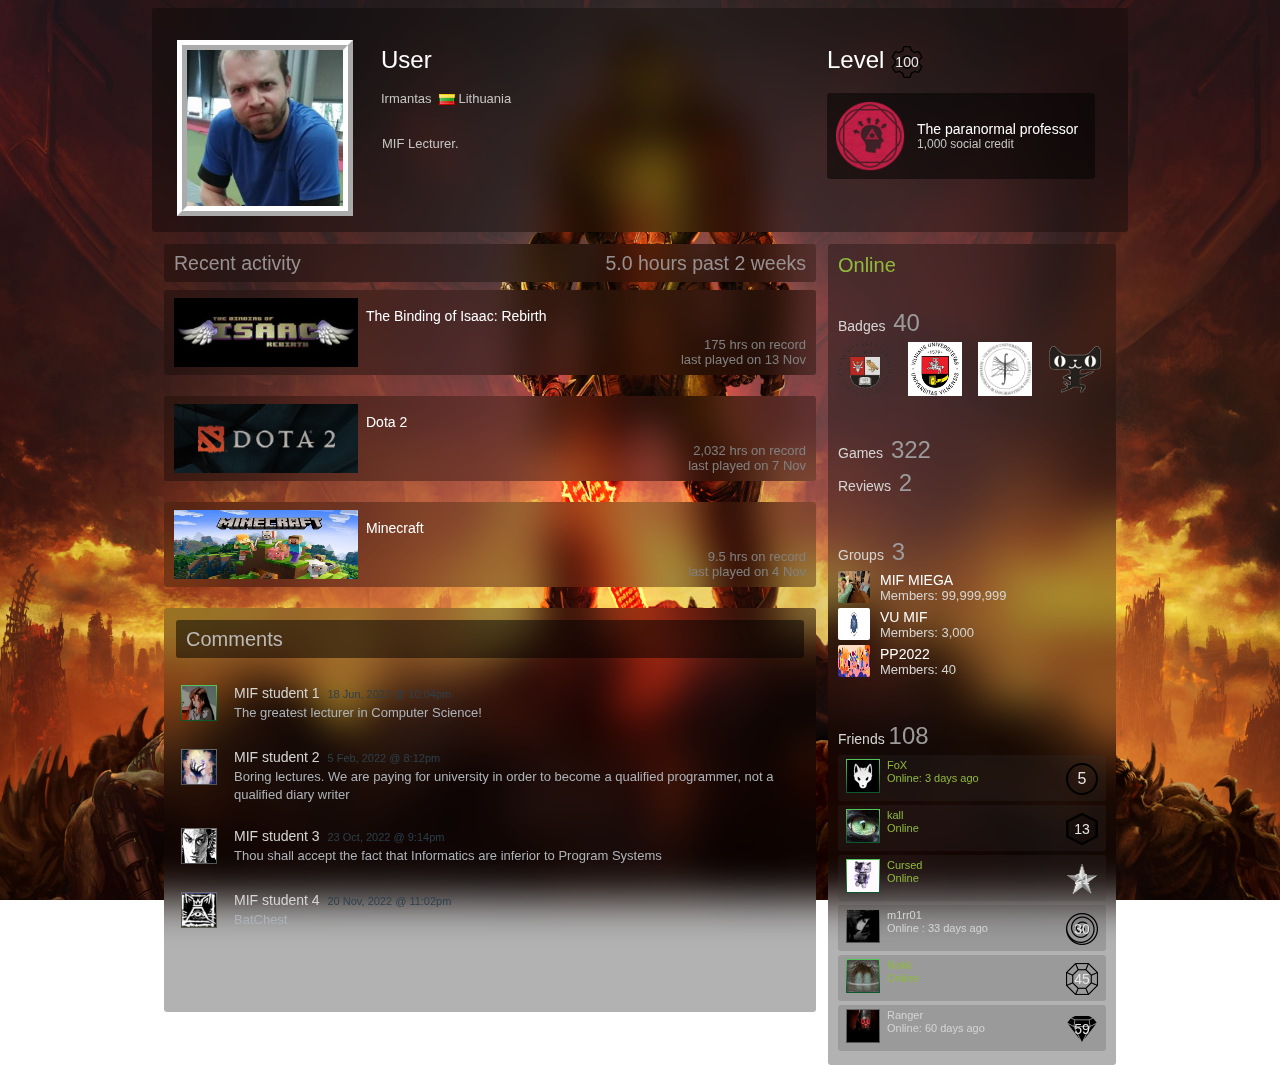
<file: index.html>
<!DOCTYPE html>
<html class="responsive">
<head>
    <link href="media.css" rel="stylesheet" type="text/css">
    <link href="user.css" rel="stylesheet" type="text/css">    	
	<link href="styles.css" rel="stylesheet" type="text/css">

    <meta name="description" content="Project">
	<meta name="author" content="Renat Furs & Dominykas Kozlovskis">
	<meta charset="utf-8">

</head>

    <body>        
        <div>
            <div class="profile_header_background_texture blur_background">
                <div class="profile_header">
                    <div class="profile_header_content">
                        <div class="profile_header_user">
                            <div class="user_nickname ellipsis">
                                <span>User</span>
                            </div>
                            <div class="header_user_real_name ellipsis">
                                <div class="header_nickname_spacer"></div>
                                <bdi>Irmantas</bdi>&nbsp;
                                <img class="profile_flag" src="LithuanianFlag.gif"> Lithuania
                            </div>
                        </div>
                        <div class="userAvatar frame">
                            <div class="profile_avatar_frame"></div>
                            <img src="profile_pic.jpg" class="profile_avatar">
                        </div>
                        <div class="profile_header_badgeinformation">
                            <div class="profile_header_badgeinformation_badge_area">
                                <div class="user_nickname user_level"> Level
                                    <div class="userLevel lvl_100">
                                        <span class="userLevelNum">100</span>
                                    </div>
                                </div>
                                <div class="chosen_badge blur_background">
                                    <img class="profile_header_badge" src="badge.png">
                                    <div class="badge_description ellipsis">
                                        <div class="Name">The paranormal professor</div>
                                        <div>1,000 social credit</div>
                                    </div>
                                </div>
                            </div>
                        </div>
                        <div class="profile_header_summary">
                            &nbsp;<div class="header_real_name_spacer">&nbsp;</div>
                            <div class="profile_summary ellipsis">MIF Lecturer.</div>
                        </div>
                    </div>   
                </div>
            </div>
        </div>
    
        <div class="profile_content">
            <div class="profile_content_inner">
                <div class="profile_rightcollumn blur_background">
                    <div class="status_information">
                        <div class="status user online">
                            <div class="status_header">Online</div>
                        </div>
                    </div>

                    <div class="profile_badges profile_preview">
                            <div class="profile_elements ellipsis">
                                <span>Badges</span>&nbsp;
                                <span class="count_total">40</span>        
                            </div>
                            <div class="profile_element_ovf">                 
                                <div class="profile_badges_badge ">
                                    <img src="VuLogo1.png">
                                </div>

                                <div class="profile_badges_badge ">
                                    <img src="VuLogo2.jpg">
                                </div>

                                <div class="profile_badges_badge ">
                                    <img src="VuMif.png">
                                </div>

                                <div class="profile_badges_badge last">
                                    <img src="Cat.png">
                                </div>
                            </div>                                   
                            <div style="clear:left;"></div>        
                    </div>
                        
                    <div class="profile_items profile_preview">
                        <div class="profile_elements ellipsis">
                            <span>Games</span>&nbsp;
                            <span class="count_total">322</span>
                        </div>                                                                                                                                               
                        <div class="profile_elements ellipsis">
                            <span>Reviews</span>&nbsp;
                            <span class="count_total">2</span>
                        </div>                                                                                     
                    </div>

                    <div class="profile_groups profile_preview">
                        <div class="profile_elements ellipsis">
                            <span>Groups</span>&nbsp;
                            <span class="count_total">3</span>
                        </div>
                        <div class="profile_element_ovf">
                            <div class="profile_group">
                                <div class="profile_group_avatar">
                                    <img src="MIF miega.jpg">
                                </div>
                                <div class="Name">MIF MIEGA</div>
                                <div>Members: 99,999,999</div>
                            </div>
                            <div class="profile_group">
                                <div class="profile_group_avatar">
                                    <img src="MIF.jpg">
                                </div>
                                <div class="Name">VU MIF</div>			
                                <div>Members: 3,000</div>
                            </div>
                            <div class="profile_group">
                                <div class="profile_group_avatar">
                                    <img src="PROGRAMAVIMO_PAGRINDAI2022.png">
                                </div>
                                <div class="Name">PP2022</div>
                                <div>Members: 40</div>
                            </div>
                        </div>
                    </div>
                        
                    <div class="profile_preview">
                        <div class="profile_elements ellipsis">
                            <span>Friends</span>
                            <span class="count_total">108</span>     
                        </div>
                        <div class="profile_friendlist profile_element_ovf">
                            
                            <div class="friend online">
                                <div class="userLevel lvl_0">
                                    <span class="userLevelNum">5</span>
                                </div>
                                <div class="userAvatar online">
                                    <img src="Fox.jpg">
                                </div>
                                <div>FoX<br>Online: 3 days ago</div>
                            </div>

                            <div class="friend online">
                                <div class="userLevel lvl_10">
                                    <span class="userLevelNum">13</span>
                                </div>
                                <div class="userAvatar online">
                                    <img src="Eye.jpg">
                                </div>
                                <div>kall<br>Online</div>
                            </div>

                            <div class="friend online">
                                <div class="userLevel lvl_20">
                                    <span class="userLevelNum">21</span>
                                </div>
                                <div class="userAvatar online">
                                    <img src="zxc.jpg">
                                </div>
                                <div>Cursed<br>Online</div>
                            </div>

                            <div class="friend offline">
                                <div class="userLevel lvl_30">
                                    <span class="userLevelNum">30</span>
                                </div>
                                <div class="userAvatar offline">
                                    <img src="rf.jpg">
                                </div>
                                <div>m1rr01<br>Online : 33 days ago</div>
                            </div>

                            <div class="friend online">
                                <div class="userLevel lvl_40">
                                    <span class="userLevelNum">45</span>
                                </div>
                                <div class="userAvatar online">
                                    <img src="Nokk.jpg">
                                </div>
                                <div>Nokk<br>Online</div>
                            </div>
                            
                            <div class="friend offline">
                                <div class="userLevel lvl_50">
                                    <span class="userLevelNum">59</span>
                                </div>
                                <div class="userAvatar offline">
                                    <img src="Fallout.jpg">
                                </div>
                                <div>Ranger<br>Online: 60 days ago</div>
                            </div>
                        </div>
                    </div>
                    <div style="clear: left;"></div>       
                </div>    
                
                <div class="profile_leftcollumn">
                    <div class="profile_recentgame_header profile_leftcollumn_header blur_background">
                        <h2>Recent activity</h2>
                        <div class="recentactivity">
                            <h2>5.0 hours past 2 weeks</h2>
                        </div>
                        <div style="clear: both;"></div>
                    </div>
        
                        <div class="recent_game blur_background">
                            <div class="recent_game_content">
                                <div class="game_information">
                                    <div class="game_information_img "><img src="Isaac.jpg"></div>
                                    <div class="game_information_details">175 hrs on record<br>last played on 13 Nov</div>
                                    <div class="game_name ellipsis"><div class="Name">The Binding of Isaac: Rebirth</div></div>
                                </div>
                            </div>
                        </div>
        
                        <div class="recent_game blur_background">
                            <div class="recent_game_content">
                                <div class="game_information">
                                    <div class="game_information_img "><img src="Dota2.jpg"></div>
                                    <div class="game_information_details">2,032 hrs on record<br>last played on 7 Nov</div>
                                    <div class="game_name ellipsis"><div class="Name">Dota 2</div></div>
                                </div>
                            </div>
                        </div>
        
                        <div class="recent_game blur_background">
                            <div class="recent_game_content">
                                <div class="game_information">
                                    <div class="game_information_img "><img src="Minecraft.jpg"></div>
                                    <div class="game_information_details">9.5 hrs on record<br>last played on 4 Nov</div>
                                    <div class="game_name ellipsis"><div class="Name">Minecraft</div></div>
                                </div>
                            </div>
                        </div>
                    
                    <div class="profile_comment_area blur_background">
                        <div class="commentsection_header blur_background">
                            <div class="commentsection_upper_border">
                                <span>Comments</span>
                            </div>
                        </div>    
                        <div class="commentsection_comment_container">
                            <div class="commentsection_comment">
                                <img src="guest_pic1.jpg" class="guest_avatar online">
                                <div>
                                    <div class="commentsection_comment_author">
                                        <bdi>MIF student 1</bdi>
                                        <span class="commentsection_comment_timestamp"> 18 Jun, 2022 @ 10:04pm&nbsp; </span>
                                    </div>
                                    <div class="commentsection_comment_text">
                                        The greatest lecturer in Computer Science!
                                    </div>
                                </div>
                            </div>
                            <div class="commentsection_comment">
                                <img src="guest_pic2.png" class="guest_avatar offline">
                                <div>
                                    <div class="commentsection_comment_author">
                                        <bdi>MIF student 2</bdi>
                                        <span class="commentsection_comment_timestamp"> 5 Feb, 2022 @ 8:12pm&nbsp; </span>
                                    </div>
                                    <div class="commentsection_comment_text">
                                        Boring lectures. We are paying for university in order to become a qualified programmer, not a qualified diary writer
                                    </div>
                                </div>
                            </div>
                            <div class="commentsection_comment">
                                <img src="guest_pic3.png" class="guest_avatar offline">
                                <div>
                                    <div class="commentsection_comment_author">
                                        <bdi>MIF student 3</bdi>
                                        <span class="commentsection_comment_timestamp"> 23 Oct, 2022 @ 9:14pm&nbsp; </span>
                                    </div>
                                    <div class="commentsection_comment_text">
                                        Thou shall accept the fact that Informatics are inferior to Program Systems
                                    </div>
                                </div>
                            </div>
                            <div class="commentsection_comment">
                                <img src="guest_pic4.png" class="guest_avatar offline">
                                <div>
                                    <div class="commentsection_comment_author">
                                        <bdi>MIF student 4</bdi>
                                        <span class="commentsection_comment_timestamp"> 20 Nov, 2022 @ 11:02pm&nbsp; </span>
                                    </div>
                                    <div class="commentsection_comment_text">
                                        BatChest
                                    </div>
                                </div>
                            </div>
                        </div>    
                    </div>
                </div>       
            </div>
        </div>
    </body>

</html>
</file>
<file: media.css>
@media screen and (max-width: 984px) {
	html.responsive .profile_header {
		width: auto;
		padding-left: 8px;
		padding-right: 8px;
	}

	html.responsive .status_information {
		padding: 8px;
		background: rgba( 0, 0, 0, 0.5 );
		margin: 12px 0;
	}

	html.responsive .status_information .status {
		margin: 0;
	}

	html.responsive .profile_rightcollumn {
		float: none;
		width: auto;
	}

	html.responsive .profile_leftcollumn {
		float: none;
		width: auto;
	}

	html.responsive .profile_content {
        width: auto;
        font-size: inherit;
    }

    html.responsive .profile_preview .profile_elements {
        background: transparent;
        margin: 0;
		width: auto;
		float: none;
		padding: 0;
		margin-bottom: 8px;
    }

	html.responsive .profile_element_ovf > div {
		float: none;
		display: inline-block;
		vertical-align: middle;
	}

	html.responsive .profile_badges_badge,
	html.responsive .profile_badges_badge img {
		width: 36px;
		height: 36px;
	}

	html.responsive .profile_badges_badge {
		margin-right: 6px;
	}

	html.responsive .profile_element_ovf {
		overflow: hidden;
		line-height: 44px;
		height: 44px;
	}

	html.responsive .profile_elements,
	html.responsive .profile_preview {
		background: rgba( 0, 0, 0, 0.5 );
		display: block;
		float: left;
		padding: 8px;
		margin: 0 4px 4px 4px;
		height: 29px;
	}

	html.responsive .profile_preview {
		height: 78px;
		overflow: hidden;
	}

	html.responsive .profile_badges {
		margin-bottom: 0;
	}

	html.responsive .profile_group > *:not(.profile_group_avatar),
	html.responsive .profile_friendlist .friend > div:not(.userAvatar) {
		display: none;
	}

	html.responsive .profile_group,
	html.responsive .profile_friendlist .friend {
		padding: 0;
		margin: 0;
		height: auto;
		width: auto;
		margin-right: 6px;
	}

	html.responsive .profile_friendlist .friend .userAvatar {
		margin: 0;
	}

	html.responsive .profile_group_avatar {
		position: static;
	}

	html.responsive .profile_elements,
	html.responsive .profile_preview {
		width: calc( 25% - 16px - 8px );
	}
}

@media screen and ( max-width: 700px ) {
	html.responsive .profile_header_summary {
		clear: both;
		padding: 8px;
	}
	
	html.responsive .profile_header .profile_summary {
		height: auto;
	}

	html.responsive .profile_header .profile_header_user {
		position: static;
		padding-bottom: 18px;
	}

	html.responsive .profile_header .profile_header_summary .header_real_name_spacer {
		display: none;
	}

	html.responsive .header_nickname_spacer {
		display: none;
	}

	html.responsive .profile_header {
		padding-top: 8px;
	}

	html.responsive .profile_header_content {
		padding-top: 0;
	}

	html.responsive .profile_header_badgeinformation {
		float: none;
		overflow: hidden;
	}
}

@media screen and (max-width: 520px) {

	html.responsive .profile_elements,
	html.responsive .profile_preview  {
		width: calc( 50% - 16px - 8px );
	}
}
</file>
<file: user.css>
.userAvatar {
	width: 34px;
	height: 34px;
	position: relative;
	border-radius: 0;
}

.userAvatar.offline, .guest_avatar.offline {
	background: linear-gradient( to bottom, rgba(106,106,106,1) 5%, rgba(85,85,85,1) 95%);
}

.userAvatar.online, .guest_avatar.online {
	background: linear-gradient( to bottom, rgb(83, 196, 92) 5%, rgb(12, 87, 46) 95%);
}

.userAvatar img {
	width: 32px;
	border: none;
	height: 32px;
	padding: 1px;
	border-radius: 0;
}

.userAvatar .profile_avatar_frame > img {
	width: 32px;
	height: 32px;
	background: none;
}

.user {
	color:#898989;
}

.user.online, .friend.online {
	color:#90ba3c;
}

.friend {
	line-height:13px;
	position: relative;
	border-radius: 3px;
	background-color: rgba(54, 54, 54, 0.2);
	margin-bottom:4px;
	font-size:11px;
	height:36px;
	padding: 4px 4px 6px 8px;
}

.friend .userAvatar {
	float:left;
	margin-right: 7px;
}

.friend .userLevel {
	float: right;
	margin: 4px 4px 0 0;
}

.userLevel {
	display: inline-block;
	font-size: 16px;
	border-radius: 16px;
	line-height: 28px;
	text-align: center;
	width: 28px;
	border: solid white 2px;
	height: 28px;
}

.userLevel .userLevelNum {
	color: #e5e5e5;
}

.userLevel.lvl_0 {
	border-color: #000000;
}

.userLevel.lvl_10, .userLevel.lvl_20,
.userLevel.lvl_30, .userLevel.lvl_40,
.userLevel.lvl_50, .userLevel.lvl_75,
.userLevel.lvl_100 {	
	background-repeat: no-repeat;
	background-position: 0 0;
	background-size: 32px 32px;
	height: 32px;
	width: 32px;
	line-height: 32px;
	border: none;
	border-radius: 0;
	font-size: 14px;
}	

.userLevel.lvl_10 { 
	background-image: url( 'Hexagon.png' ); 

}
.userLevel.lvl_20 { 
	background-image: url( 'Star.png' ); 
}

.userLevel.lvl_30 { 
	background-image: url( 'Spiral.png' );  
}

.userLevel.lvl_40 { 
	background-image: url( 'Ruby.png' );  
}

.userLevel.lvl_50 { 
	background-image: url( 'Diamond.png' );  
}

.userLevel.lvl_75 { 
	background-image: url( 'Tesseract.png' );  
}

.userLevel.lvl_100 { 
	background-image: url( 'Cogwheel.png' );  
}
</file>
<file: styles.css>
body {
	text-align: left;
    font-size: 14px;
    background-attachment: fixed;
    background-size: 100% 100%;
    font-family: sans-serif;
    background-image: url( 'Doom.jpg');
}

h2 {
	margin: 0px;
}

.Name {
	font-size: 14px;
	color: white;
}

.profile_header_background_texture {
    max-width: 976px;
    min-height: 224px;
    margin: 0 auto;
}

.profile_header{
    position: relative;
    max-width: 926px;
    margin: 0 auto;
    padding-top: 24px;
}

.profile_header_content{
	position: relative;
    padding-top: 8px;
    padding-right: 8px;
    color: #c4c4c4;
    font-size: 13px;
}

.profile_header_user {
    position: absolute;
    left: 186px;
    right: 268px;
    white-space: nowrap;
    padding-left: 18px;
    padding-bottom: 18px;
}

.profile_flag {
    vertical-align: middle;
    width: 16px;
    height: 11px;
}

.profile_header .userAvatar.frame {
    float: left;
    margin-right: 18px;
    position: relative;
    width: 166px;
    height: 166px;
}

.userAvatar .profile_avatar_frame {
    border: 10px solid;
	border-color: white;
	border-style: ridge;
    position: absolute;
    width: 94%;
    height: 94%;
}

img.profile_avatar {
    width: 166px;
    height: 166px;
}

.profile_header_badgeinformation .user_level {
	line-height: 40px;
	margin-bottom: 13px;
}

.profile_header_badgeinformation .user_level .userLevel {
	vertical-align: middle;
}

.chosen_badge {
    position: relative;
    gap: 8px;
    padding: 8px 8px;
    display: flex;
    align-items: center;
}

.profile_header_badgeinformation {
    float: right;
}

.profile_header_badgeinformation_badge_area {
    width: 268px;
}

.profile_header_badgeinformation .user_level {
    font-size: 24px;
    line-height: 40px;
    margin-bottom: 13px;
}

.profile_header_badge {
    height: 70px;
}

.profile_header_summary {
    padding-left: 18px;
    overflow: hidden;
    padding-right: 18px;
}

.profile_header .user_nickname {
    font-weight: 200;
    line-height: 40px;
    font-size: 24px;
    color: #ffffff;
}

.header_real_name_spacer {
    height: 80px;
}

.header_nickname_spacer {
    height: 11px;
}

.profile_header .profile_summary {
    margin-bottom: 8px;
    padding-left: 3px;
    line-height: 18px;
    height: 57px;
    overflow: hidden;
}

.badge_description {
    font-size: 12px;
	height: 30px;
	padding-left: 4px;
}

.profile_comment_area {
	position: relative;
    padding: 12px 12px 64px 12px;
    font-size: 13px;
}

.profile_comment_area .commentsection_header .commentsection_upper_border {
    padding-left: 0px;
    font-weight: 200;
    background: none;
    font-size: 20px;
	color: #bcb9b9;
    font-family: Sans-serif;
}

.profile_comment_area .commentsection_header, .profile_leftcollumn_header {
	border-bottom: none;
	padding: 6px 10px;
	line-height: 26px;
}

.profile_leftcollumn_header h2 {
	float: left;
	color: #989191;
	font-weight: 200;
}

.profile_comment_area .commentsection_comment_container {
	margin-top: 19px;
}

.commentsection_comment {
    position: relative;
    padding-bottom: 8px;
    padding-top: 8px;
    margin-bottom: 8px;
    min-height: 40px;
    padding-left: 58px;
    overflow: hidden;
}

img.guest_avatar{
	max-width: 36px;
	border-radius: 0;
	padding: 1px;
	height: 34px;
	max-height: 36px;
    position: absolute;
	left: 5px;
    top: 8px;
	width: 34px;
}

.commentsection_comment_author {
    margin-bottom: 2px;
    line-height: 16px;
	font-size: 14px;
}

.commentsection_comment_timestamp {
    font-size: 11px;
    color: #2b3f4b;
    margin-left: 4px;
}

.commentsection_comment_text {
    line-height: 18px;
    overflow-y: auto;
    max-height: 400px;
    font-size: 13px;
    color: #acb2b8;
    word-wrap: break-word;
}

.profile_recentgame_header {
	margin-bottom: 8px;
}

.recentactivity {
	float: right;
	display: flex;
	gap: 8px;
	align-items: center;
}

.recent_game {
	margin-bottom: 21px;
}

.recent_game_content {
	padding: 8px 10px;
}

.recent_game .game_information {
	position: relative;
	height: 69px;
}

.recent_game .game_information .game_information_img {
	float: left;
	margin-right: 8px;
	width: 184px;
	height: 69px;
}

.recent_game .game_information .game_information_img img {
	width: 100%;
	height: 100%;
}

.recent_game .game_information .game_information_details {
	text-align: right;
	color:grey;
    position: absolute;
	right: 0;
	bottom: 0;
}

.recent_game .game_information .game_name {
	padding-top: 10px;
	font-size: 14px;
}

.profile_elements {
	font-size: 14px;
	margin-bottom: 4px;
	min-height: 29px;
}

.profile_elements .count_total {
	font-size: 24px;
    font-family: Sans-serif;
	font-weight: 200;
	color: #9b9b9b;
}

.status {
	margin-bottom: 32px;
}

.status_header {
	font-family: Sans-serif;
	font-weight: 200;
    font-size: 20px;
}

.profile_badges_badge, .profile_badges_badge img {
	width: 54px;
	height: 54px;
}

.profile_badges_badge {
	float: left;
	margin-right: 16px;
}

.profile_badges_badge.last {
	margin-right: 0;
}

.profile_badges, .profile_items, .profile_groups {
	margin-bottom: 40px;
}

.profile_group {
	position: relative;
	padding-top: 1px;
	padding-left: 42px;
	height: 36px;
    word-wrap: break-word;
	overflow: hidden;
}

.profile_group_avatar {
	position: absolute;
	left: 0;
	height: 32px;
    top: 0;
	width: 32px;
}

.profile_group_avatar img {
	border-radius: 2px;
	width: 100%;
	height: 100%;
}

.profile_content {
    font-size: 13px;
	min-height: calc( 100vh - 511px );
	width: 952px;
	margin: 0 auto;
    color: #d4d5d3;
	position: relative;
	padding: 12px 12px 64px 12px;

}

.profile_content_inner {
	position: relative;
}

.profile_leftcollumn {
	width: 652px;
	float: left;
}

.profile_rightcollumn {
	padding: 10px;
	width: 268px;
	float: right;
}

.blur_background {
    background-color: rgba( 0, 0, 0, 0.3 );
	backdrop-filter: blur(20px);
    border-radius: 3px;
}

.ellipsis {
	overflow: hidden;
	text-overflow: ellipsis;
	white-space: nowrap;
}
</file>
